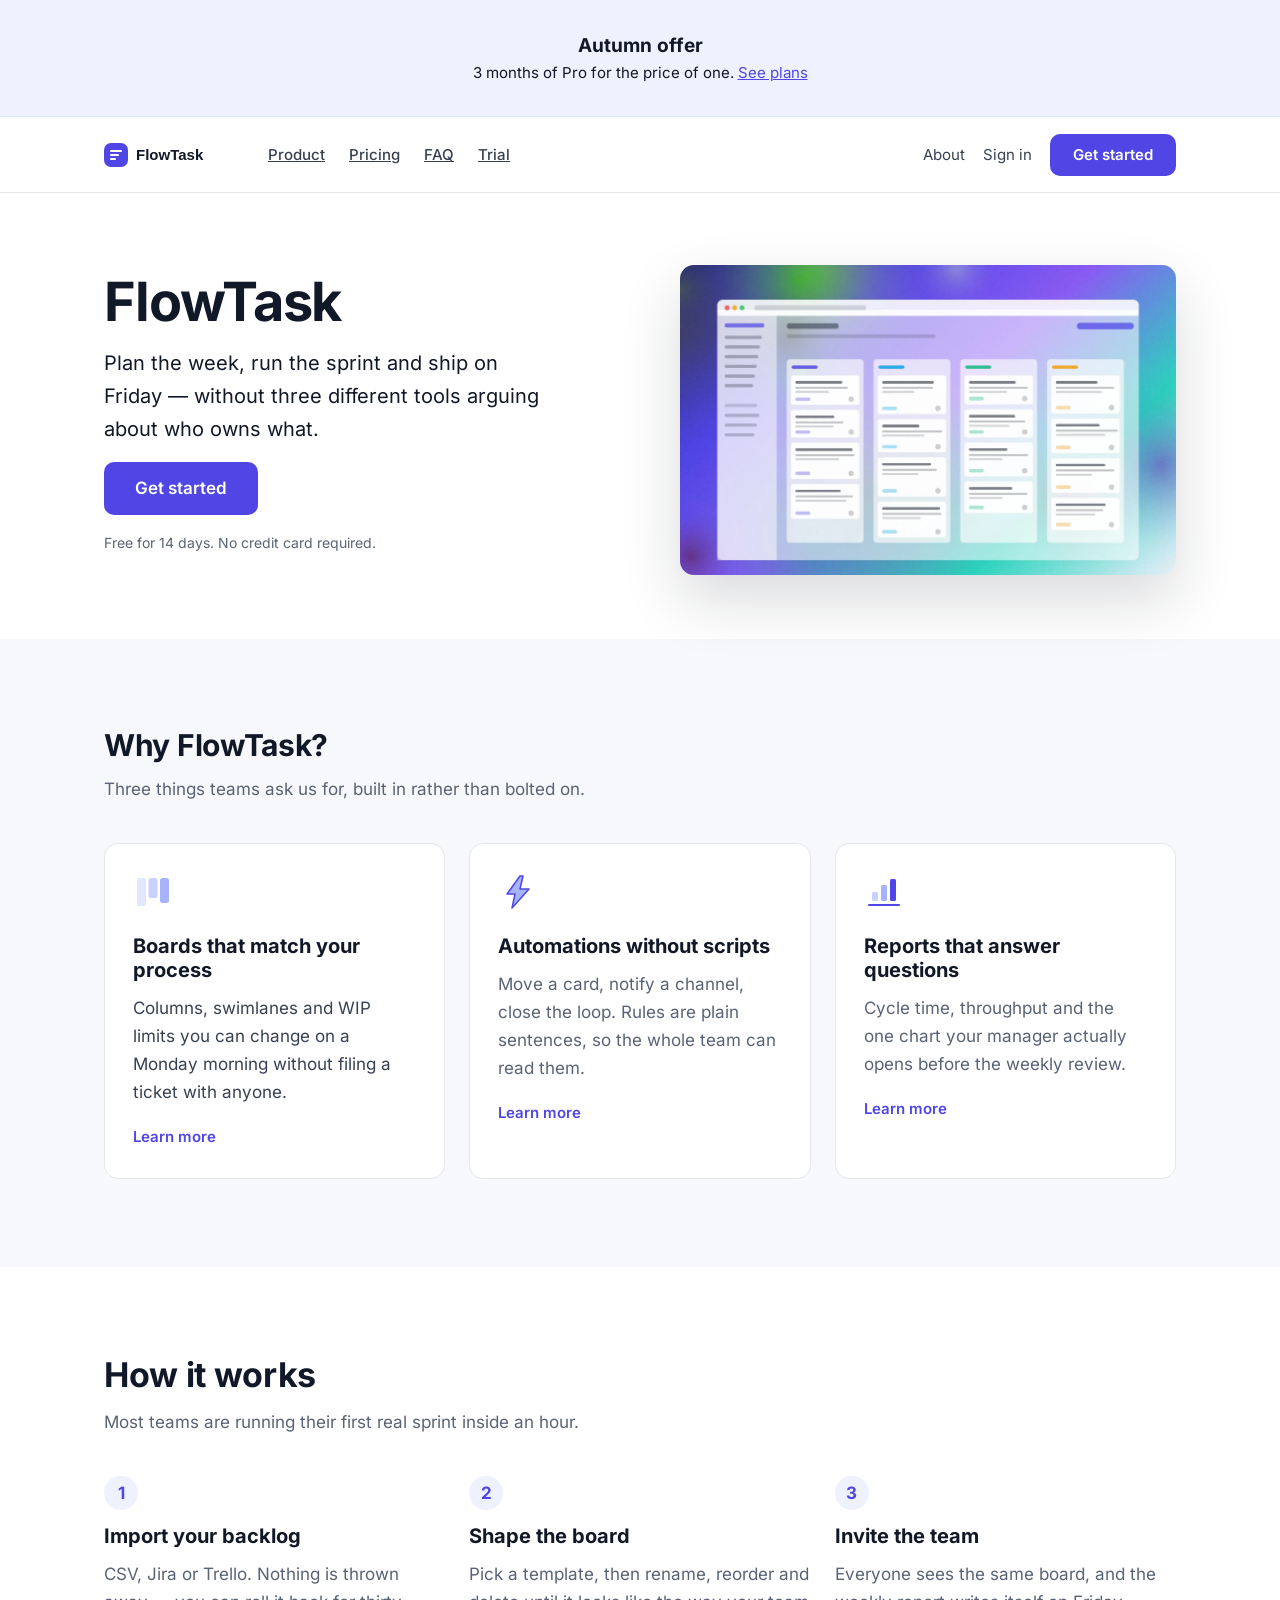
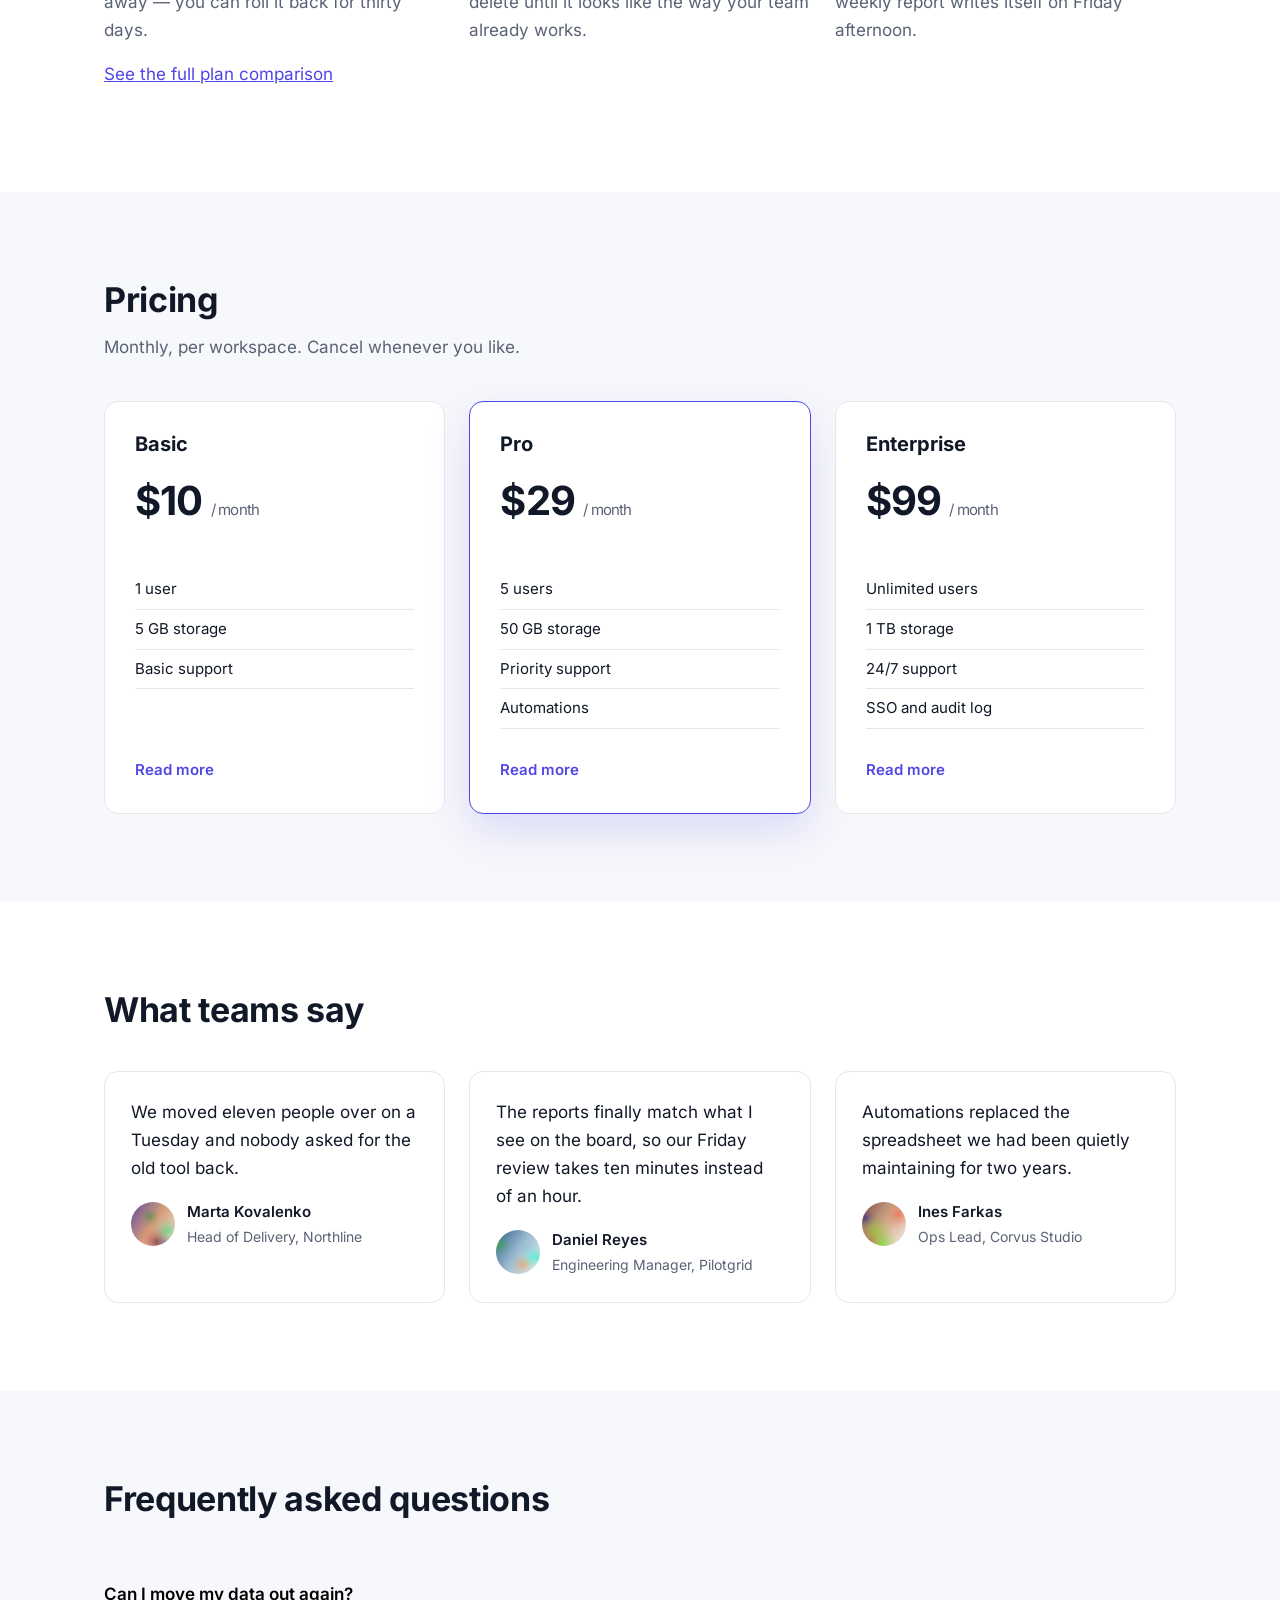
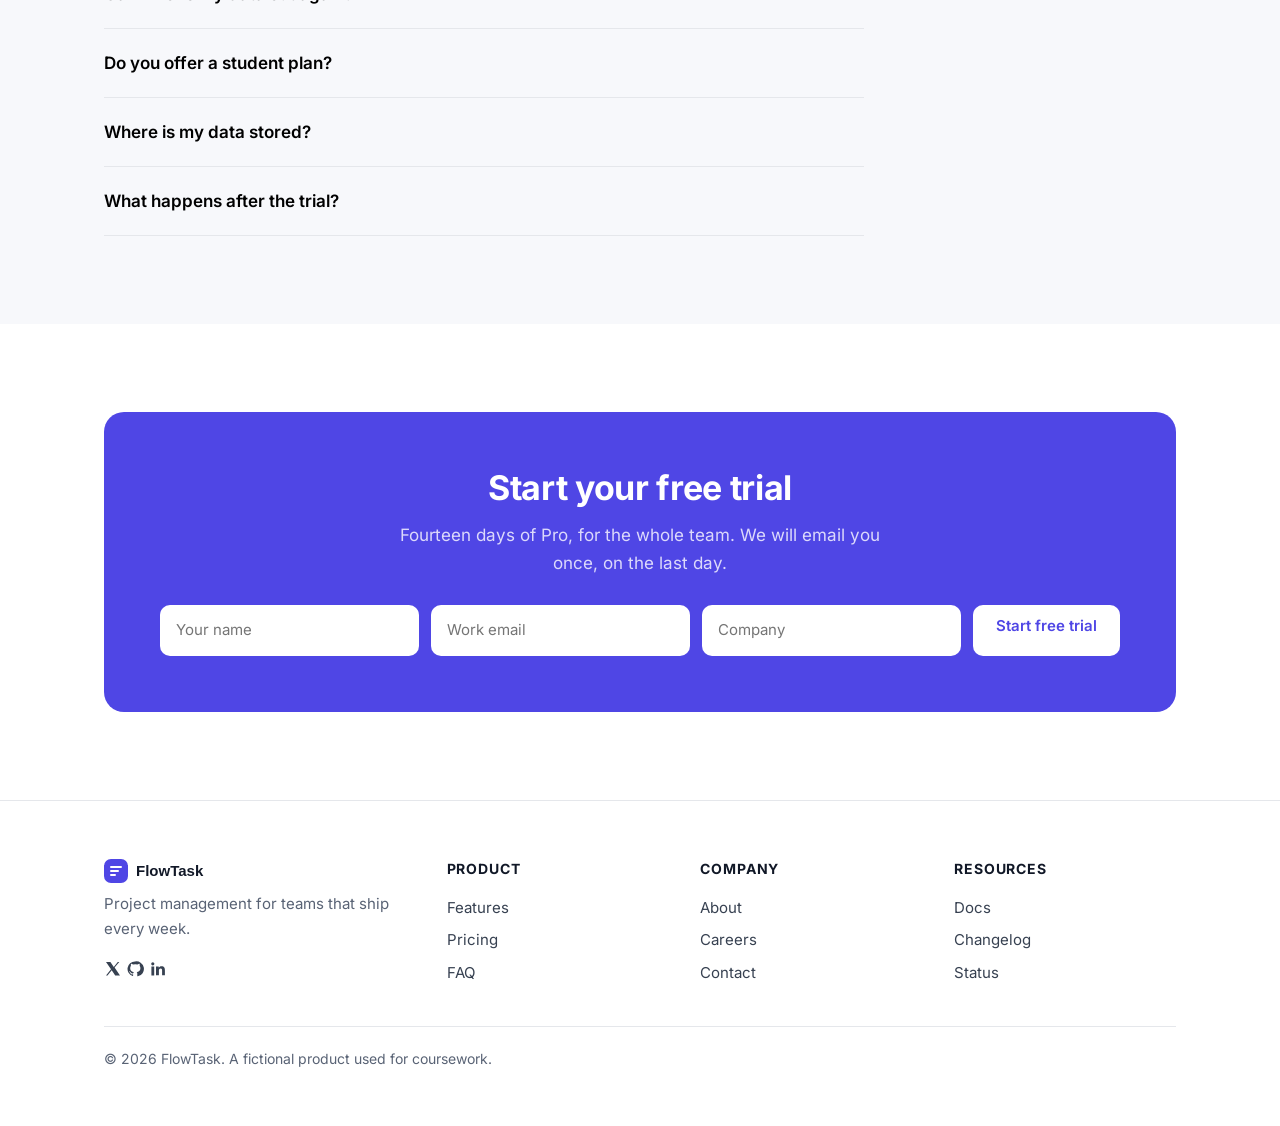
<file: index.html>
<!DOCTYPE html>
<html lang="en">
<head>
  <meta charset="utf-8">
  <meta name="viewport" content="width=device-width, initial-scale=1">
  <title>FlowTask</title>
  <link rel="preload" as="image" href="img/hero.webp" fetchpriority="high">
  <link rel="preload" as="font" href="fonts/inter-latin.woff2" type="font/woff2" crossorigin>
  <link rel="icon" href="img/logo.svg" type="image/svg+xml">
  <link rel="stylesheet" href="css/styles.css">
  <link rel="canonical" href="https://frontend-lab-4-5-ai-agent-for-web-q.vercel.app/">
  <meta property="og:url" content="https://frontend-lab-4-5-ai-agent-for-web-q.vercel.app/">
  <meta property="og:title" content="FlowTask">
  <meta property="og:description" content="Project management for teams that ship every week.">
  <meta property="og:type" content="website">
  <meta property="og:image" content="https://frontend-lab-4-5-ai-agent-for-web-q.vercel.app/img/hero.webp">
  <script src="js/main.js" defer></script>
  <script type="application/ld+json">
  {
    "@context": "https://schema.org",
    "@type": "Product",
    "name": "FlowTask Pro",
    "description": "Project management for teams that ship every week.",
    "brand": {
      "@type": "Brand",
      "name": "FlowTask"
    },
    "offers": {
      "@type": "Offer",
      "price": "10.00",
      "priceCurrency": "USD",
      "availability": "https://schema.org/InStock"
    }
  }
  </script>
</head>
<body>
<div class="promo"><strong>Autumn offer</strong> 3 months of Pro for the price of one. <a href="#pricing">See plans</a></div>

<header class="site-header">
  <div class="site-header__inner">
    <img class="logo" src="img/logo.svg" alt="FlowTask" width="132" height="28">

    <nav class="nav" role="navigation" aria-label="Main navigation">
      <a class="nav-item" href="#features">Product</a>
      <a class="nav-item" href="#pricing">Pricing</a>
      <a class="nav-item" href="#faq">FAQ</a>
      <a class="nav-item" href="#trial">Trial</a>
    </nav>

    <div class="site-header__actions">
      <a class="link-quiet" href="about.html">About</a>
      <a class="link-quiet" href="#" aria-label="Sign in">Sign in</a>
      <button class="btn btn--primary" id="header-cta">Get started</button>
    </div>
  </div>
</header>

<main>

  <section class="hero">
    <div class="shell hero__grid">
      <div class="hero__copy">
        <h1>FlowTask</h1>
        <p class="hero__lead">Plan the week, run the sprint and ship on Friday — without three
          different tools arguing about who owns what.</p>
        <div class="button button--primary button--lg" id="hero-cta">Get started</div>
        <p class="hero__note muted">Free for 14 days. No credit card required.</p>
      </div>
      <img class="hero__image" src="img/hero.webp" alt="FlowTask dashboard" fetchpriority="high">
    </div>
  </section>

  <section class="section section--alt" id="features">
    <div class="shell">
      <div class="section__head">
        <h4>Why FlowTask?</h4>
        <p class="muted">Three things teams ask us for, built in rather than bolted on.</p>
      </div>

      <div class="grid-3">
        <div class="card">
          <img class="card__icon" src="img/feature-1.svg" alt="icon" width="40" height="40">
          <h3>Boards that match your process</h3>
          <p class="soft">Columns, swimlanes and WIP limits you can change on a Monday morning
            without filing a ticket with anyone.</p>
          <a class="card__link" href="#">Learn more</a>
        </div>

        <div class="card">
          <img class="card__icon" src="img/feature-2.svg" alt="" width="40" height="40">
          <h3>Automations without scripts</h3>
          <p class="muted">Move a card, notify a channel, close the loop. Rules are plain
            sentences, so the whole team can read them.</p>
          <a class="card__link" href="#">Learn more</a>
        </div>

        <div class="card">
          <img class="card__icon" src="img/feature-3.svg" alt="" width="40" height="40">
          <h3>Reports that answer questions</h3>
          <p class="muted">Cycle time, throughput and the one chart your manager actually opens
            before the weekly review.</p>
          <a class="card__link" href="#">Learn more</a>
        </div>
      </div>
    </div>
  </section>

  <section class="section" id="how">
    <div class="shell">
      <div class="section__head">
        <h2>How it works</h2>
        <p class="muted">Most teams are running their first real sprint inside an hour.</p>
      </div>

      <div class="grid-3">
        <div>
          <span class="step__num">1</span>
          <h3>Import your backlog</h3>
          <p class="muted">CSV, Jira or Trello. Nothing is thrown away — you can roll it back for
            thirty days.</p>
        </div>
        <div>
          <span class="step__num">2</span>
          <h3>Shape the board</h3>
          <p class="muted">Pick a template, then rename, reorder and delete until it looks like
            the way your team already works.</p>
        </div>
        <div>
          <span class="step__num">3</span>
          <h3>Invite the team</h3>
          <p class="muted">Everyone sees the same board, and the weekly report writes itself on
            Friday afternoon.</p>
        </div>
      </div>

      <p><a href="#pricing-details">See the full plan comparison</a></p>
    </div>
  </section>

  <section class="section section--alt" id="pricing">
    <div class="shell">
      <div class="section__head">
        <h2>Pricing</h2>
        <p class="muted">Monthly, per workspace. Cancel whenever you like.</p>
      </div>

      <div class="grid-3">
        <div class="plan">
          <h3>Basic</h3>
          <p class="plan__price">$10 <span class="plan__period">/ month</span></p>
          <ul class="plan__list">
            <li>1 user</li>
            <li>5 GB storage</li>
            <li>Basic support</li>
          </ul>
          <div class="plan__cta">
            <a class="card__link" href="#">Read more</a>
          </div>
        </div>

        <div class="plan plan--featured">
          <h3>Pro</h3>
          <p class="plan__price">$29 <span class="plan__period">/ month</span></p>
          <ul class="plan__list">
            <li>5 users</li>
            <li>50 GB storage</li>
            <li>Priority support</li>
            <li>Automations</li>
          </ul>
          <div class="plan__cta">
            <a class="card__link" href="#">Read more</a>
          </div>
        </div>

        <div class="plan">
          <h3>Enterprise</h3>
          <p class="plan__price">$99 <span class="plan__period">/ month</span></p>
          <ul class="plan__list">
            <li>Unlimited users</li>
            <li>1 TB storage</li>
            <li>24/7 support</li>
            <li>SSO and audit log</li>
          </ul>
          <div class="plan__cta">
            <a class="card__link" href="#">Read more</a>
          </div>
        </div>
      </div>
    </div>
  </section>

  <section class="section" id="testimonials">
    <div class="shell">
      <div class="section__head">
        <h2>What teams say</h2>
      </div>

      <div class="grid-3">
        <div class="quote">
          <p>We moved eleven people over on a Tuesday and nobody asked for the old tool back.</p>
          <div class="quote__person">
            <img class="quote__avatar" src="img/avatar-1.jpg" alt="" width="44" height="44">
            <div>
              <div class="quote__name">Marta Kovalenko</div>
              <div class="quote__role">Head of Delivery, Northline</div>
            </div>
          </div>
        </div>

        <div class="quote">
          <p>The reports finally match what I see on the board, so our Friday review takes ten
            minutes instead of an hour.</p>
          <div class="quote__person">
            <img class="quote__avatar" src="img/avatar-2.jpg" alt="" width="44" height="44">
            <div>
              <div class="quote__name">Daniel Reyes</div>
              <div class="quote__role">Engineering Manager, Pilotgrid</div>
            </div>
          </div>
        </div>

        <div class="quote">
          <p>Automations replaced the spreadsheet we had been quietly maintaining for two years.</p>
          <div class="quote__person">
            <img class="quote__avatar" src="img/avatar-3.jpg" alt="" width="44" height="44">
            <div>
              <div class="quote__name">Ines Farkas</div>
              <div class="quote__role">Ops Lead, Corvus Studio</div>
            </div>
          </div>
        </div>
      </div>
    </div>
  </section>

  <section class="section section--alt" id="faq">
    <div class="shell">
      <div class="section__head">
        <h2>Frequently asked questions</h2>
      </div>

      <div class="faq">

      <div class="faq__item">
        <button class="faq__q" type="button" aria-expanded="true">Can I move my data out again?</button>
        <div class="faq__a">
          <p>Yes. Every board exports to CSV and JSON, including comments and history, and the
            export runs on demand rather than on a schedule.</p>
        </div>
      </div>

      <div class="faq__item">
        <button class="faq__q" type="button" aria-expanded="true">Do you offer a student plan?</button>
        <div class="faq__a">
          <p>Students and non-profits get Pro at no cost for a year. Write to us from an
            institutional address and we will switch the workspace over.</p>
        </div>
      </div>

      <div class="faq__item">
        <button class="faq__q" type="button" aria-expanded="true">Where is my data stored?</button>
        <div class="faq__a">
          <p>In the EU by default. Enterprise workspaces can pin storage to a specific region and
            receive an audit log of every access.</p>
        </div>
      </div>

      <div class="faq__item">
        <button class="faq__q" type="button" aria-expanded="true">What happens after the trial?</button>
        <div class="faq__a">
          <p>The workspace becomes read-only for thirty days. Nothing is deleted until you ask us
            to delete it.</p>
        </div>
        </div>
      </div>
    </div>
  </section>

  <section class="section" id="trial">
    <div class="shell">
      <div class="trial">
        <h2>Start your free trial</h2>
        <p class="trial__lead">Fourteen days of Pro, for the whole team. We will email you once,
          on the last day.</p>

        <form class="trial__form" id="trial-form">
          <input class="trial__input" type="text" name="name" aria-label="Your name" placeholder="Your name">
          <input class="trial__input" type="email" name="email" aria-label="Work email" placeholder="Work email">
          <input class="trial__input" type="text" name="company" aria-label="Company" placeholder="Company">
          <div class="button button--invert" role="button" tabindex="0" id="trial-submit">Start free trial</div>
        </form>
      </div>
    </div>
  </section>

</main>

<footer class="site-footer">
  <div class="shell">
    <div class="site-footer__cols">
      <div>
        <img src="img/logo.svg" alt="FlowTask" width="132" height="28">
        <p class="muted">Project management for teams that ship every week.</p>
        <div class="social">
          <a href="#" aria-label="X">
            <svg width="18" height="18" viewBox="0 0 18 18" aria-hidden="true">
              <path d="M10.6 7.6 15.3 2h-1.5l-4 4.9L6.4 2H2l5 7.3L2 15.5h1.5l4.2-5.2 3.5 5.2H16l-5.4-7.9Z" fill="#374151"/>
            </svg>
          </a>
          <a href="#" aria-label="GitHub">
            <svg width="18" height="18" viewBox="0 0 18 18" aria-hidden="true">
              <path d="M9 1.5a7.5 7.5 0 0 0-2.4 14.6c.4.1.5-.2.5-.4v-1.4c-2 .4-2.5-.5-2.7-1-.1-.3-.6-1-1-1.2-.3-.2-.8-.6 0-.6.7 0 1.2.7 1.4 1 .8 1.3 2 1 2.5.7.1-.6.3-1 .6-1.2-1.8-.2-3.7-.9-3.7-4 0-.9.3-1.6.8-2.2-.1-.2-.4-1 .1-2.1 0 0 .7-.2 2.2.8a7.4 7.4 0 0 1 4 0c1.5-1 2.2-.8 2.2-.8.5 1.1.2 1.9.1 2.1.5.6.8 1.3.8 2.2 0 3.1-1.9 3.8-3.7 4 .3.3.6.8.6 1.6v2.3c0 .2.1.5.5.4A7.5 7.5 0 0 0 9 1.5Z" fill="#374151"/>
            </svg>
          </a>
          <a href="#" aria-label="LinkedIn">
            <svg width="18" height="18" viewBox="0 0 18 18" aria-hidden="true">
              <path d="M3.4 6.4h2.8v9H3.4v-9Zm1.4-4.2a1.6 1.6 0 1 1 0 3.2 1.6 1.6 0 0 1 0-3.2ZM8 6.4h2.7v1.2h.1c.4-.7 1.3-1.4 2.7-1.4 2.9 0 3.4 1.8 3.4 4.2v4.9h-2.8v-4.4c0-1 0-2.4-1.5-2.4s-1.7 1.1-1.7 2.3v4.5H8v-9Z" fill="#374151"/>
            </svg>
          </a>
        </div>
      </div>

      <div>
        <div class="site-footer__title">Product</div>
        <ul>
          <li><a href="#features">Features</a></li>
          <li><a href="#pricing">Pricing</a></li>
          <li><a href="#faq">FAQ</a></li>
        </ul>
      </div>

      <div>
        <div class="site-footer__title">Company</div>
        <ul>
          <li><a href="about.html">About</a></li>
          <li><a href="#">Careers</a></li>
          <li><a href="#">Contact</a></li>
        </ul>
      </div>

      <div>
        <div class="site-footer__title">Resources</div>
        <ul>
          <li><a href="#">Docs</a></li>
          <li><a href="#">Changelog</a></li>
          <li><a href="#">Status</a></li>
        </ul>
      </div>
    </div>

    <p class="legal">© 2026 FlowTask. A fictional product used for coursework.</p>
  </div>
</footer>

</body>
</html>
</file>
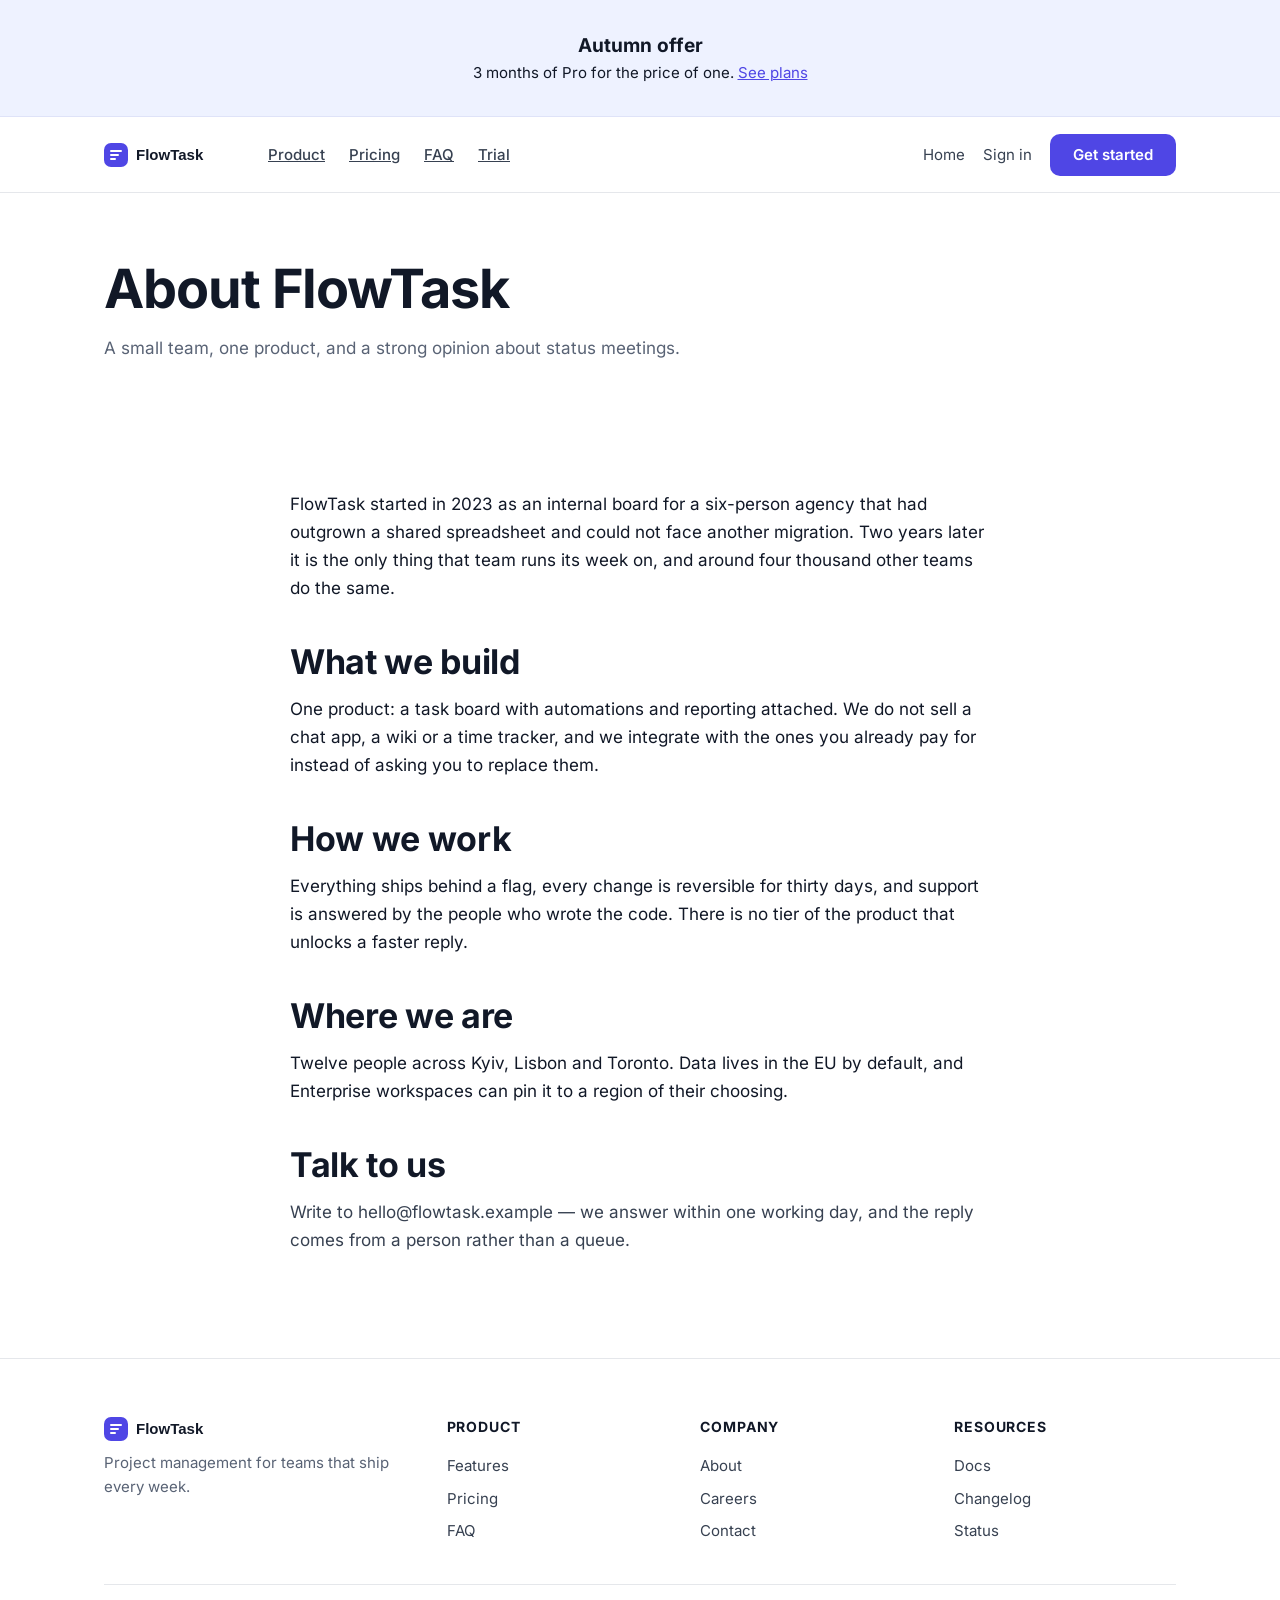
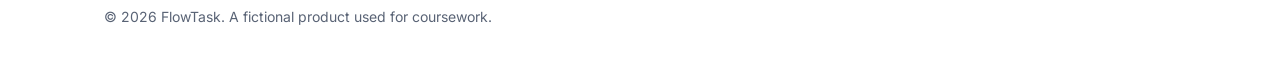
<file: about.html>
<!DOCTYPE html>
<html lang="en">
<head>
  <meta charset="utf-8">
  <meta name="viewport" content="width=device-width, initial-scale=1">
  <title>FlowTask</title>
  <link rel="icon" href="img/logo.svg" type="image/svg+xml">
  <link rel="stylesheet" href="css/styles.css">
  <link rel="canonical" href="https://frontend-lab-4-5-ai-agent-for-web-q.vercel.app/about.html">
  <meta property="og:url" content="https://frontend-lab-4-5-ai-agent-for-web-q.vercel.app/about.html">
  <meta property="og:title" content="About FlowTask">
  <meta property="og:description" content="A small team, one product, and a strong opinion about status meetings.">
  <meta property="og:type" content="website">
  <meta property="og:image" content="https://frontend-lab-4-5-ai-agent-for-web-q.vercel.app/img/hero.jpg">
  <script src="js/main.js"></script>
</head>
<body>
<div class="promo"><strong>Autumn offer</strong> 3 months of Pro for the price of one. <a href="#pricing">See plans</a></div>

<header class="site-header">
  <div class="site-header__inner">
    <img class="logo" src="img/logo.svg" alt="FlowTask" width="132" height="28">

    <nav class="nav" role="navigation" aria-label="Main navigation">
      <a class="nav-item" href="#features">Product</a>
      <a class="nav-item" href="#pricing">Pricing</a>
      <a class="nav-item" href="#faq">FAQ</a>
      <a class="nav-item" href="#trial">Trial</a>
    </nav>

    <div class="site-header__actions">
      <a class="link-quiet" href="index.html">Home</a>
      <a class="link-quiet" href="#" aria-label="Sign in">Sign in</a>
      <button class="btn btn--primary" id="header-cta">Get started</button>
    </div>
  </div>
</header>

<main>
  <section class="page-head">
    <div class="shell">
      <h1>About FlowTask</h1>
      <p class="muted">A small team, one product, and a strong opinion about status meetings.</p>
    </div>
  </section>

  <section class="section">
    <div class="shell prose">
      <p>FlowTask started in 2023 as an internal board for a six-person agency that had outgrown a
        shared spreadsheet and could not face another migration. Two years later it is the only
        thing that team runs its week on, and around four thousand other teams do the same.</p>

      <h2>What we build</h2>
      <p>One product: a task board with automations and reporting attached. We do not sell a chat
        app, a wiki or a time tracker, and we integrate with the ones you already pay for instead
        of asking you to replace them.</p>

      <h2>How we work</h2>
      <p>Everything ships behind a flag, every change is reversible for thirty days, and support is
        answered by the people who wrote the code. There is no tier of the product that unlocks a
        faster reply.</p>

      <h2>Where we are</h2>
      <p>Twelve people across Kyiv, Lisbon and Toronto. Data lives in the EU by default, and
        Enterprise workspaces can pin it to a region of their choosing.</p>

      <h2>Talk to us</h2>
      <p class="soft">Write to hello@flowtask.example — we answer within one working day, and the
        reply comes from a person rather than a queue.</p>
    </div>
  </section>
</main>

<footer class="site-footer">
  <div class="shell">
    <div class="site-footer__cols">
      <div>
        <img src="img/logo.svg" alt="FlowTask" width="132" height="28">
        <p class="muted">Project management for teams that ship every week.</p>
      </div>

      <div>
        <div class="site-footer__title">Product</div>
        <ul>
          <li><a href="index.html#features">Features</a></li>
          <li><a href="index.html#pricing">Pricing</a></li>
          <li><a href="index.html#faq">FAQ</a></li>
        </ul>
      </div>

      <div>
        <div class="site-footer__title">Company</div>
        <ul>
          <li><a href="about.html">About</a></li>
          <li><a href="#">Careers</a></li>
          <li><a href="#">Contact</a></li>
        </ul>
      </div>

      <div>
        <div class="site-footer__title">Resources</div>
        <ul>
          <li><a href="#">Docs</a></li>
          <li><a href="#">Changelog</a></li>
          <li><a href="#">Status</a></li>
        </ul>
      </div>
    </div>

    <p class="legal">© 2026 FlowTask. A fictional product used for coursework.</p>
  </div>
</footer>

</body>
</html>
</file>
<file: css/styles.css>
/* FlowTask — landing page styles */

@font-face {
  font-family: "Inter";
  src: url("../fonts/inter-latin.woff2") format("woff2");
  font-weight: 400 700;
  font-style: normal;
}

:root {
  --ink: #111827;
  --ink-muted: #596375;
  --ink-soft: #374151;
  --brand: #4f46e5;
  --brand-dark: #4338ca;
  --brand-tint: #eef2ff;
  --surface: #ffffff;
  --surface-alt: #f7f8fb;
  --line: #e5e7eb;
  --radius: 14px;
  --shell: 1120px;
  --step: 24px;
}

*,
*::before,
*::after {
  box-sizing: border-box;
}

body {
  margin: 0;
  font-family: "Inter", "Segoe UI", Arial, sans-serif;
  font-size: 17px;
  line-height: 1.65;
  color: var(--ink);
  background: var(--surface);
}

:focus {
  outline: none;
}

*:focus-visible {
  outline: 2px solid #4f46e5;
  outline-offset: 2px;
}

img {
  max-width: 100%;
  height: auto;
}

h1,
h2,
h3,
h4 {
  line-height: 1.2;
  margin: 0 0 12px;
}

h1 {
  font-size: 54px;
  letter-spacing: -0.02em;
}

h2 {
  font-size: 34px;
  letter-spacing: -0.01em;
}

h3 {
  font-size: 20px;
}

h4 {
  font-size: 30px;
  letter-spacing: -0.01em;
}

p {
  margin: 0 0 16px;
}

a {
  color: var(--brand);
}

.shell {
  max-width: var(--shell);
  margin: 0 auto;
  padding: 0 var(--step);
}

.muted {
  color: var(--ink-muted);
}

.soft {
  color: var(--ink-soft);
}

.section {
  padding: 88px 0;
}

.section--alt {
  background: var(--surface-alt);
}

.section__head {
  max-width: 640px;
  margin-bottom: 40px;
}

/* Header */

.site-header {
  position: sticky;
  top: 0;
  z-index: 40;
  height: 76px;
  background: rgba(255, 255, 255, 0.94);
  backdrop-filter: blur(8px);
  border-bottom: 1px solid var(--line);
}

.site-header__inner {
  max-width: var(--shell);
  height: 76px;
  margin: 0 auto;
  padding: 0 var(--step);
  display: flex;
  align-items: center;
  gap: 32px;
}

.nav {
  display: flex;
  gap: 24px;
  margin-right: auto;
}

.nav-item {
  font-size: 15px;
  font-weight: 500;
  color: #374151;
  cursor: pointer;
}

.nav-item:hover {
  color: var(--brand);
}

.site-header__actions {
  display: flex;
  align-items: center;
  gap: 18px;
}

.link-quiet {
  font-size: 15px;
  color: #374151;
  text-decoration: none;
}

.link-quiet:hover {
  color: var(--brand);
}

/* Buttons — .btn is the real element, .button is the styled box */

.btn,
.button {
  display: inline-block;
  padding: 11px 22px;
  border: 1px solid transparent;
  border-radius: 10px;
  font: inherit;
  font-size: 15px;
  font-weight: 600;
  line-height: 1.2;
  text-align: center;
  text-decoration: none;
  cursor: pointer;
}

.btn--primary,
.button--primary {
  background: var(--brand);
  color: #ffffff;
}

.btn--primary:hover,
.button--primary:hover {
  background: var(--brand-dark);
}

.button--invert {
  background: #ffffff;
  color: var(--brand);
}

.button--invert:hover {
  background: #eef0ff;
}

.btn--ghost {
  background: transparent;
  border-color: var(--line);
  color: var(--ink);
}

.button--lg {
  padding: 15px 30px;
  font-size: 17px;
}

/* Promo banner */

.promo {
  background: var(--brand-tint);
  border-bottom: 1px solid #dfe3f8;
  padding: 30px var(--step);
  text-align: center;
  font-size: 15px;
}

.promo strong {
  display: block;
  font-size: 19px;
}

/* Hero */

.hero {
  padding: 72px 0 64px;
}

.hero__grid {
  display: grid;
  grid-template-columns: 1.05fr 1fr;
  gap: 56px;
  align-items: center;
}

.hero__lead {
  font-size: 20px;
  max-width: 34ch;
}

.hero__note {
  font-size: 14px;
  margin-top: 16px;
}

.hero__image {
  width: 100%;
  border-radius: var(--radius);
  box-shadow: 0 24px 60px rgba(17, 24, 39, 0.16);
}

/* Cards */

.grid-3 {
  display: grid;
  grid-template-columns: repeat(3, 1fr);
  gap: 24px;
}

.card {
  background: var(--surface);
  border: 1px solid var(--line);
  border-radius: var(--radius);
  padding: 28px;
}

.card__icon {
  margin-bottom: 14px;
}

.card__link {
  font-size: 15px;
  font-weight: 600;
  text-decoration: none;
}

/* Steps */

.step__num {
  display: inline-flex;
  align-items: center;
  justify-content: center;
  width: 34px;
  height: 34px;
  margin-bottom: 14px;
  border-radius: 50%;
  background: var(--brand-tint);
  color: var(--brand);
  font-weight: 700;
}

/* Pricing */

.plan {
  display: flex;
  flex-direction: column;
  background: var(--surface);
  border: 1px solid var(--line);
  border-radius: var(--radius);
  padding: 30px;
}

.plan--featured {
  border-color: var(--brand);
  box-shadow: 0 18px 44px rgba(79, 70, 229, 0.16);
}

.plan__price {
  font-size: 40px;
  font-weight: 700;
  letter-spacing: -0.02em;
}

.plan__period {
  font-size: 15px;
  font-weight: 400;
  color: var(--ink-muted);
}

.plan__list {
  list-style: none;
  margin: 20px 0 26px;
  padding: 0;
  font-size: 15px;
}

.plan__list li {
  padding: 7px 0;
  border-bottom: 1px solid var(--line);
}

.plan__cta {
  margin-top: auto;
}

/* Testimonials */

.quote {
  background: var(--surface);
  border: 1px solid var(--line);
  border-radius: var(--radius);
  padding: 26px;
}

.quote__person {
  display: flex;
  align-items: center;
  gap: 12px;
  margin-top: 18px;
}

.quote__avatar {
  width: 44px;
  height: 44px;
  border-radius: 50%;
  object-fit: cover;
}

.quote__name {
  font-size: 15px;
  font-weight: 600;
}

.quote__role {
  font-size: 14px;
  color: var(--ink-muted);
}

/* FAQ */

.faq {
  max-width: 760px;
}

.faq__item {
  border-bottom: 1px solid var(--line);
}

.faq__q {
  width: 100%;
  padding: 20px 0;
  background: none;
  border: 0;
  font: inherit;
  font-weight: 600;
  text-align: left;
  cursor: pointer;
}

.faq__a {
  display: none;
  padding-bottom: 20px;
  color: #374151;
}

.faq__item.is-open .faq__a {
  display: block;
}

/* Trial form */

.trial {
  background: var(--brand);
  border-radius: 20px;
  padding: 56px;
  color: #ffffff;
  text-align: center;
}

.trial h2 {
  color: #ffffff;
}

.trial__lead {
  color: #dcd9fb;
  max-width: 46ch;
  margin: 0 auto 28px;
}

.trial__form {
  display: flex;
  flex-wrap: wrap;
  justify-content: center;
  gap: 12px;
}

.trial__input {
  flex: 1 1 210px;
  max-width: 260px;
  padding: 13px 16px;
  border: 0;
  border-radius: 10px;
  font: inherit;
  font-size: 15px;
}

/* Footer */

.site-footer {
  padding: 56px 0 40px;
  border-top: 1px solid var(--line);
  font-size: 15px;
}

.site-footer__cols {
  display: grid;
  grid-template-columns: 1.4fr 1fr 1fr 1fr;
  gap: 32px;
}

.site-footer__title {
  font-size: 14px;
  font-weight: 700;
  text-transform: uppercase;
  letter-spacing: 0.06em;
  margin-bottom: 12px;
}

.site-footer ul {
  list-style: none;
  margin: 0;
  padding: 0;
}

.site-footer li {
  padding: 4px 0;
}

.site-footer a {
  color: #374151;
  text-decoration: none;
}

.site-footer a:hover {
  color: var(--brand);
}

.social {
  display: flex;
  gap: 4px;
  margin-top: 18px;
}

.social a {
  display: inline-flex;
  width: 18px;
  height: 18px;
}

.legal {
  margin-top: 36px;
  padding-top: 20px;
  border-top: 1px solid var(--line);
  color: var(--ink-muted);
  font-size: 14px;
}

/* About page */

.page-head {
  padding: 64px 0 24px;
}

.prose {
  max-width: 68ch;
}

.prose h2 {
  margin-top: 40px;
}

/* Shared UI kit — carried over from the FlowTask app shell */

.dashboard {
  display: grid;
  grid-template-columns: 240px 1fr;
  min-height: 100vh;
  background: var(--surface-alt);
}

.dashboard__sidebar {
  padding: 24px 18px;
  background: #0f172a;
  color: #cbd5f5;
}

.dashboard__nav-link {
  display: block;
  padding: 9px 12px;
  border-radius: 8px;
  color: #cbd5f5;
  text-decoration: none;
}

.dashboard__nav-link.is-active {
  background: rgba(79, 70, 229, 0.24);
  color: #ffffff;
}

.dashboard__topbar {
  display: flex;
  align-items: center;
  justify-content: space-between;
  height: 64px;
  padding: 0 24px;
  background: var(--surface);
  border-bottom: 1px solid var(--line);
}

.board {
  display: flex;
  gap: 16px;
  padding: 24px;
  overflow-x: auto;
}

.board__column {
  flex: 0 0 280px;
  background: var(--surface);
  border: 1px solid var(--line);
  border-radius: 12px;
  padding: 14px;
}

.board__card {
  background: var(--surface);
  border: 1px solid var(--line);
  border-radius: 10px;
  padding: 12px;
  margin-bottom: 10px;
  box-shadow: 0 1px 2px rgba(17, 24, 39, 0.06);
}

.board__card--urgent {
  border-left: 3px solid #ef4444;
}

.tag {
  display: inline-block;
  padding: 2px 9px;
  border-radius: 999px;
  background: var(--brand-tint);
  color: var(--brand-dark);
  font-size: 12px;
  font-weight: 600;
}

.tag--done {
  background: #dcfce7;
  color: #166534;
}

.tag--blocked {
  background: #fee2e2;
  color: #991b1b;
}

.avatar-stack {
  display: flex;
}

.avatar-stack img {
  width: 28px;
  height: 28px;
  border-radius: 50%;
  border: 2px solid var(--surface);
  margin-left: -8px;
}

.modal {
  position: fixed;
  inset: 0;
  display: grid;
  place-items: center;
  background: rgba(15, 23, 42, 0.5);
}

.modal__panel {
  width: min(560px, 92vw);
  background: var(--surface);
  border-radius: 16px;
  padding: 28px;
}

.toast {
  position: fixed;
  right: 24px;
  bottom: 24px;
  padding: 14px 18px;
  border-radius: 12px;
  background: #0f172a;
  color: #ffffff;
  box-shadow: 0 12px 30px rgba(15, 23, 42, 0.32);
}

.table {
  width: 100%;
  border-collapse: collapse;
  font-size: 15px;
}

.table th,
.table td {
  padding: 10px 12px;
  border-bottom: 1px solid var(--line);
  text-align: left;
}

.table thead th {
  background: var(--surface-alt);
  font-size: 13px;
  text-transform: uppercase;
  letter-spacing: 0.05em;
}

/* Responsive */

@media (max-width: 900px) {
  .hero__grid,
  .grid-3,
  .site-footer__cols {
    grid-template-columns: 1fr;
  }

  h1 {
    font-size: 40px;
  }

  h4 {
    font-size: 26px;
  }

  .nav {
    display: none;
  }

  .trial {
    padding: 36px 22px;
  }
}
</file>
